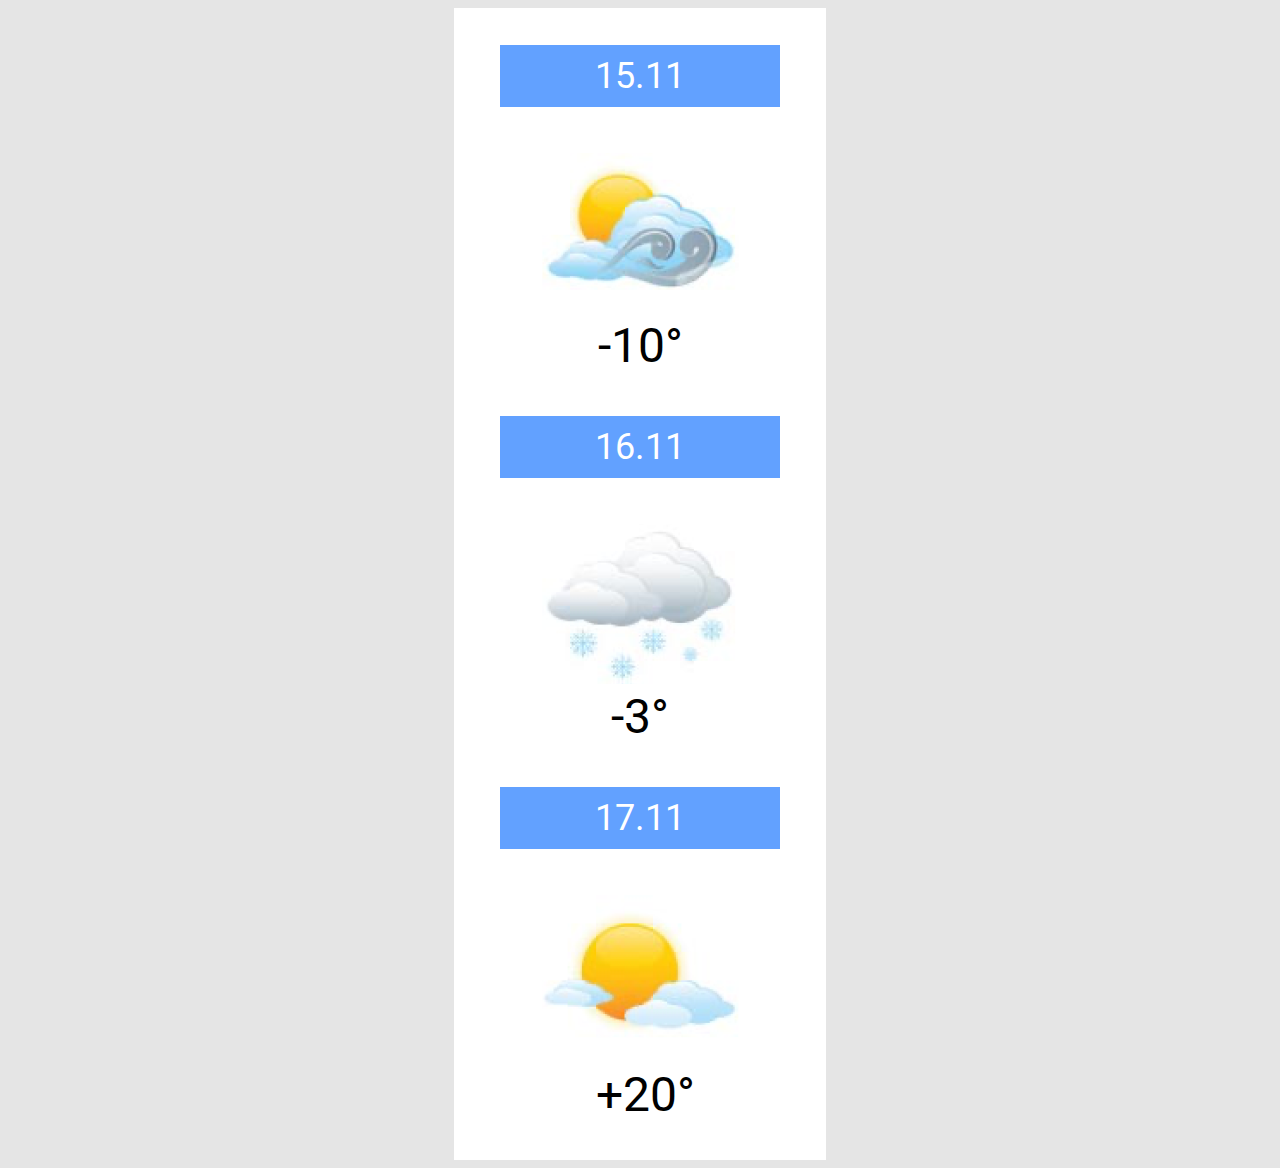
<file: Lesson 3/index.html>
<!DOCTYPE html>
<html lang="en">
<head>
    <meta charset="UTF-8">
    <meta http-equiv="X-UA-Compatible" content="IE=edge">
    <meta name="viewport" content="width=device-width, initial-scale=1.0">
    <title>Lesson 3</title>
    <link rel="preconnect" href="https://fonts.gstatic.com">
    <link href="https://fonts.googleapis.com/css2?family=Roboto&display=swap" rel="stylesheet">
</head>
<body style="background-color: #E5E5E5;">
    <center>
    <div style="background-color: white; width: 370px; height: 1150px; border: 1px solid white;">
        <div style="background-color: white; font-family: Roboto; width: 280px; height: 335px; top: 45px; left: 45px;">
            <p style="background: #62A1FF; padding: 10px 95px; color: white; font-size: 36px;">15.11</p>
            <img style="margin: 10px 40px 15px 40px;" src="images/weather-blizzard 1.png" alt="blizzard">
            <p style="color: black; font-size: 48px; margin: -15px 96px 8px 96px; font-family: Roboto;">-10°</p>
        </div>

        <div style="background-color: white; font-family: Roboto; width: 280px; height: 335px; top: 450px; left: 45px;">
            <p style="background: #62A1FF; padding: 10px 95px; color: white; font-size: 36px;">16.11</p>
            <img style="margin: 10px 40px 15px 40px;" src="images/weather-snow 1.png" alt="snow">
            <p style="color: black; font-size: 48px; margin: -15px 96px 8px 96px; font-family: Roboto;">-3°</p>
        </div>

        <div style="background-color: white; font-family: Roboto; width: 280px; height: 335px; top: 855px; left: 45px;">
            <p style="background: #62A1FF; padding: 10px 95px; color: white; font-size: 36px;">17.11</p>
            <img style="margin: 10px 40px 15px 40px;" src="images/weather-sun 1.png" alt="sun">
            <p style="color: black; font-size: 48px; margin: -15px 96px 8px 96px; font-family: Roboto;">+20°</p>
        </div>
    </div>


    </center>
</body>
</html>
</file>
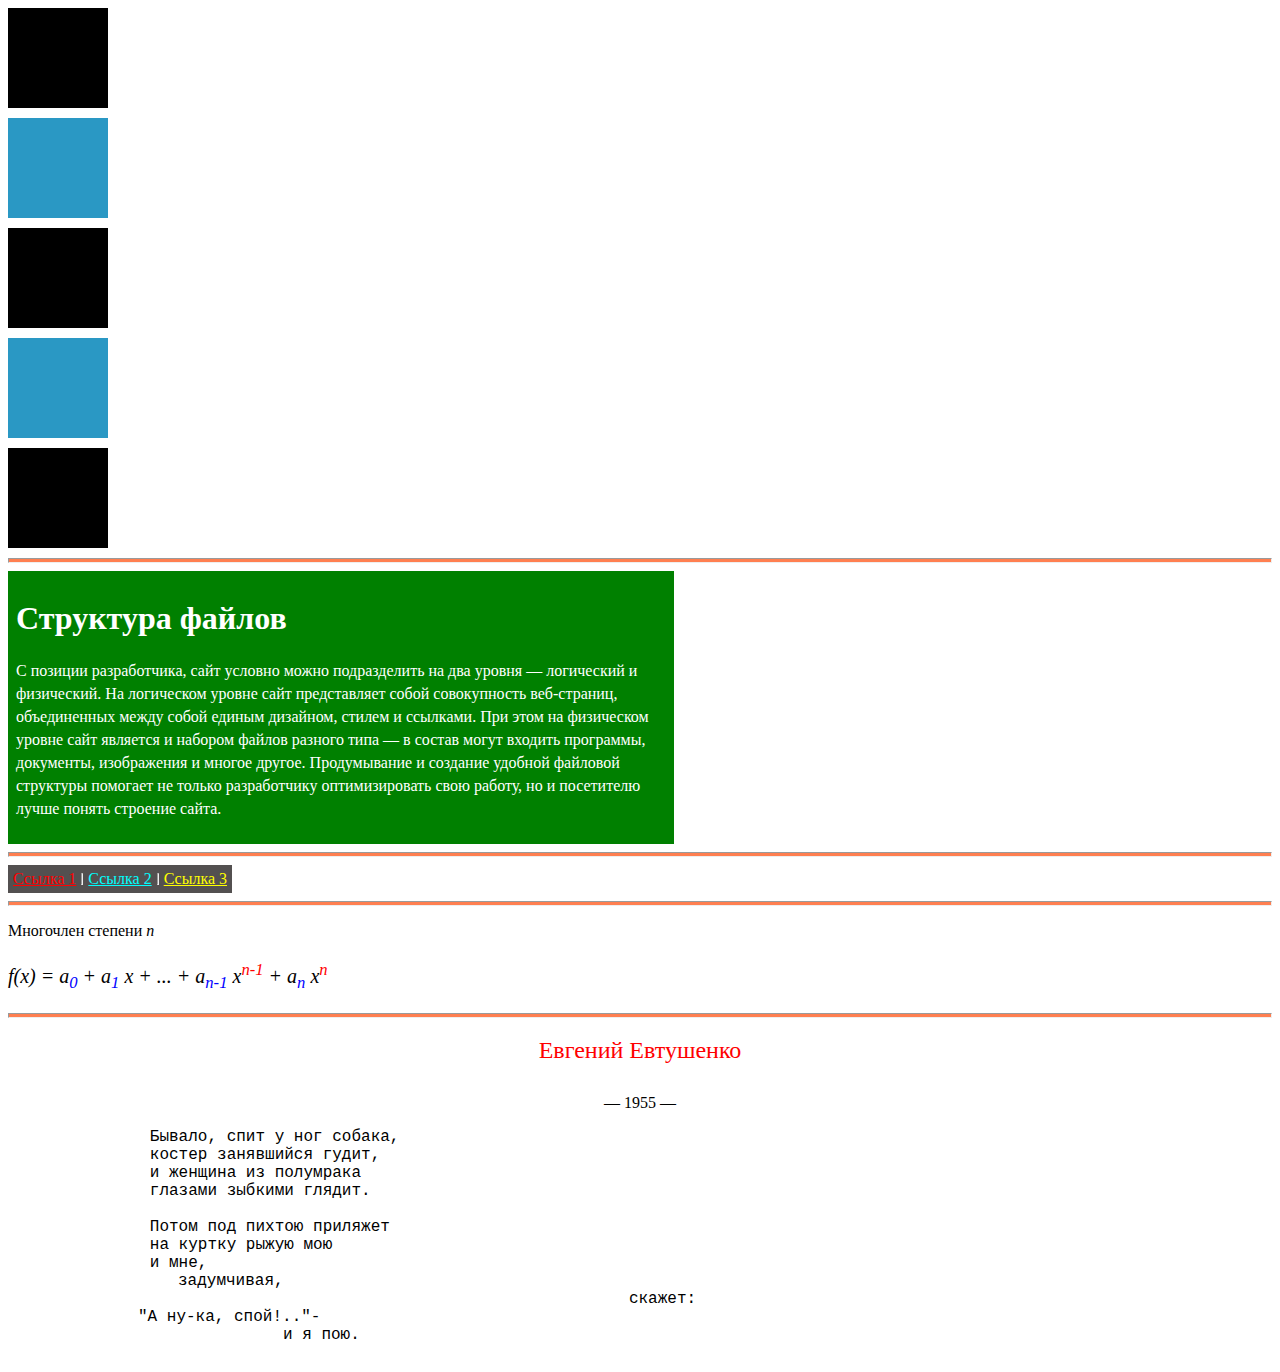
<file: Lesson 4/index.html>
<!DOCTYPE html>
<html lang="en">
<head>
    <meta charset="UTF-8">
    <meta http-equiv="X-UA-Compatible" content="IE=edge">
    <meta name="viewport" content="width=device-width, initial-scale=1.0">
    <link rel="stylesheet" href="css/style.css">
    <title>Lesson 4</title>

</head>
<body>
    
        <div class="black_square"></div>
        <div class="blue_square"></div>
        <div class="black_square"></div>
        <div class="blue_square"></div>
        <div class="black_square"></div>
   
    <hr style="height: 3px; background-color: coral;">
    <div class="part_2">
        <h1>Структура файлов</h1>
        <p style="line-height: 23px;">С позиции разработчика, сайт условно можно подразделить на два уровня — логический и физический. На логическом уровне
        сайт представляет собой совокупность веб-страниц, объединенных между собой единым дизайном, стилем и ссылками. При этом
        на физическом уровне сайт является и набором файлов разного типа — в состав могут входить программы, документы,
        изображения и многое другое. Продумывание и создание удобной файловой структуры помогает не только разработчику
        оптимизировать свою работу, но и посетителю лучше понять строение сайта.</p>
    </div>
    <hr style="height: 3px; background-color: coral;">
        <div class="links">
            <a class="link_1" href="#" id="link1">Ссылка 1</a>
            <hr class="line">
            <a class="link_2" href="#" id="link2">Ссылка 2</a>
            <hr class="line">
            <a class="link_3" href="#" id="link3">Ссылка 3</a>
        </div>
    <hr style="height: 3px; background-color: coral;">
        <p>Многочлен степени <a class="n">n</a> </p>
        <p>
            f(x) = a<sub>0</sub> + a<sub>1</sub> x + ... + a<sub>n-1</sub> x<sup>n-1</sup> + a<sub>n</sub> x<sup>n</sup>
        </p>
    <hr style="height: 3px; background-color: coral;">
    <center>
        <h2 class="title">Евгений Евтушенко</h2>
        <p> — 1955 — </p>
        <pre class="lyrics_1">
        Бывало, спит у ног собака,
        костер занявшийся гудит,
        и женщина из полумрака
        глазами зыбкими глядит.
        
        Потом под пихтою приляжет
        на куртку рыжую мою
        и мне,</pre>
        <pre class="lyrics_2">задумчивая,</pre>
        <pre class="lyrics_3">скажет:</pre> 
        <pre class="lyrics_4">"А ну-ка, спой!.."-</pre>
        <pre class="lyrics_5">и я пою.</pre>
    </center>
</body>
</html>
</file>
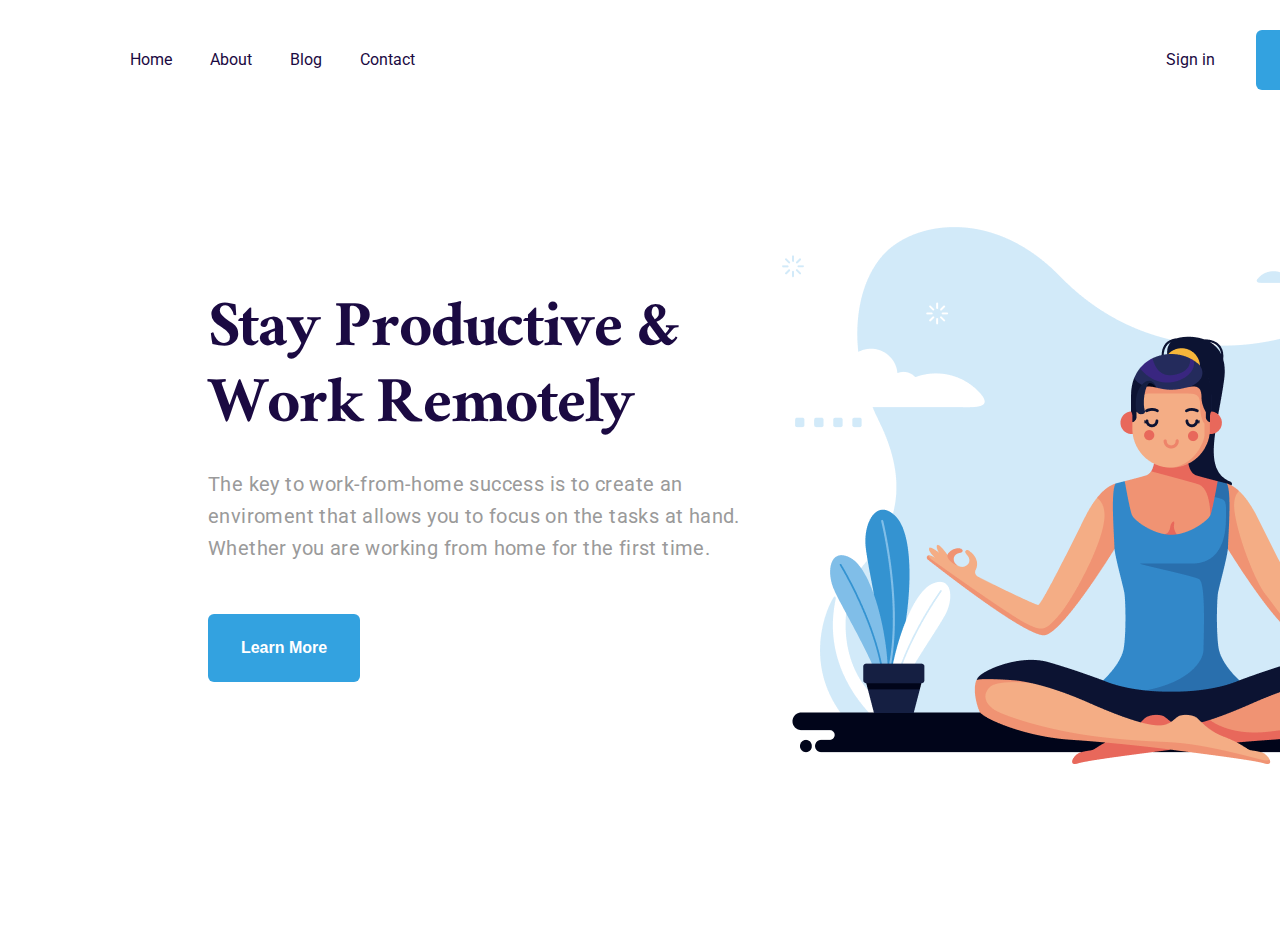
<file: Lesson 5/index.html>
<!DOCTYPE html>
<html lang="en">
<head>
    <meta charset="UTF-8">
    <meta http-equiv="X-UA-Compatible" content="IE=edge">
    <meta name="viewport" content="width=device-width, initial-scale=1.0">
    <title>Medi</title>
<link rel="preconnect" href="https://fonts.gstatic.com">
<link href="https://fonts.googleapis.com/css2?family=Ramaraja&family=Roboto:wght@400;700&display=swap" rel="stylesheet">
<link rel="stylesheet" href="css/styles.css">


</head>
<body>
    <div class="container">
        <div class="header">
            <div class="header__logo">
                <img src="img/Medi..svg" alt="logo">
            </div>
            <ul class="header__menu">
                <li class="header__menu-list">
                    <a class="header__menu-item" href="#">Home</a>
                </li>
                <li class="header__menu-list">
                    <a class="header__menu-item" href="#">About</a>
                </li>
                <li class="header__menu-list">
                    <a class="header__menu-item" href="#">Blog</a>
                </li>
                <li class="header__menu-list">
                    <a class="header__menu-item" href="#">Contact</a>
                </li>
            </ul>
            <div class="header__buttons">
                <a class="header__buttons-Sign-in" href="#">Sign in</a>
                <button class="header__buttons-Sign-up">Sign up</button>
            </div>
        </div>
                <div class="content">
                    <div class="content__title">
                        <h1 class="content__title-main">Stay Productive & Work Remotely</h1>
                        <p class="content__text">The key to work-from-home success is to create an
                            enviroment that allows you to focus on the tasks at hand. Whether you are working from home for the first
                            time.</p>
                        <button class="content__button">Learn More</button>
                    </div>
                    <div class="content__img">
                        <img src="img/Frame.png" alt="image">
                    </div>
                </div>

    </div>
</body>
</html>
</file>
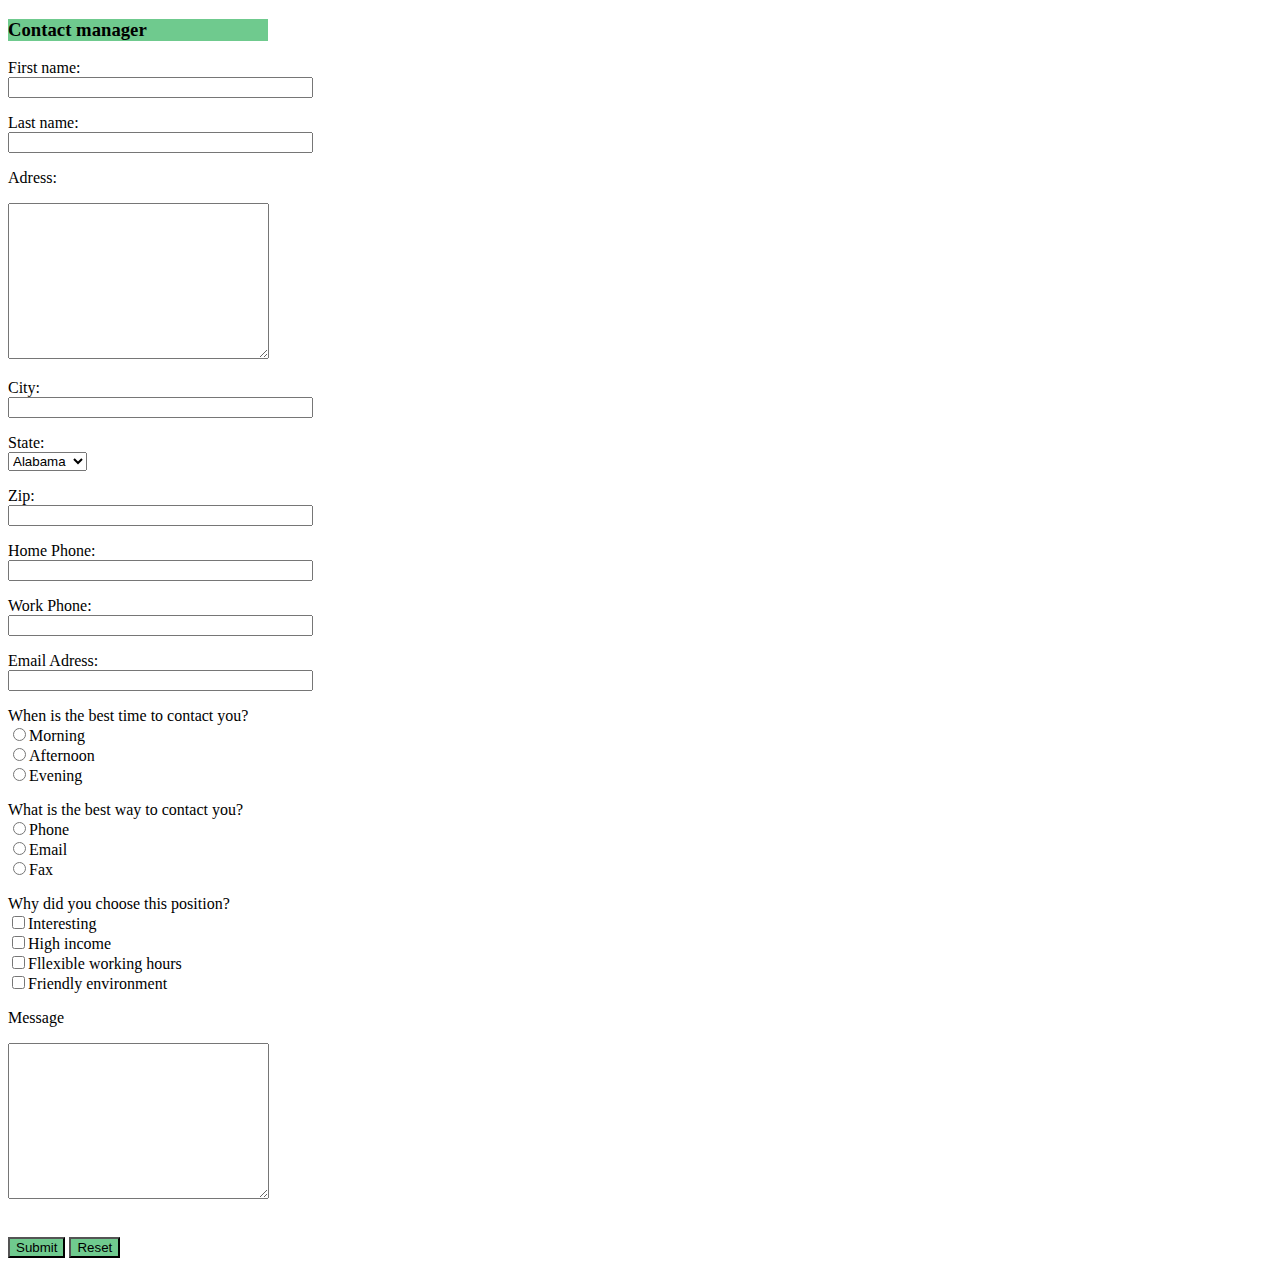
<file: Lesson 6/index.html>
<!DOCTYPE html>
<html lang="en">
<head>
    <meta charset="UTF-8">
    <meta http-equiv="X-UA-Compatible" content="IE=edge">
    <meta name="viewport" content="width=device-width, initial-scale=1.0">
    <title>Poll</title>
</head>
<body>
    <div style="background-color: rgb(111, 202, 142); width: 260px;">
        <h3>Contact manager</h3>
    </div>
    <p>First name:<br>
        <input type="text" size="35">
    </p>
    <p>Last name:<br>
        <input type="text" size="35">
    </p>
    <p>Adress: </p>
    <p>
        <textarea name="Adress" cols="30" rows="10"></textarea>
    </p>
    <p>City:<br>
        <input type="text" size="35">
    </p>
     <p>State:<br>
        <select name="select">
            <option value="Alabama">Alabama</option>
            <option value="Colorado">Colorado</option>
            <option value="Kansas">Kansas</option>
            <option value="Ohio">Ohio</option>
            <option value="Delaware">Delaware</option>
        </select>  
     </p>
    <p>Zip:<br>
        <input type="text" size="35">
    </p>
    <p>Home Phone:<br>
        <input type="text" size="35">
    </p>
    <p>Work Phone:<br>
        <input type="text" size="35">
    </p>
    <p>Email Adress:<br>
        <input type="text" size="35">
    </p>
    <p>When is the best time to contact you?<br>
        <input type="radio" name="time" value="Morning">Morning<br>
        <input type="radio" name="time" value="Afternoon">Afternoon<br>
        <input type="radio" name="time" value="Evening">Evening<br>
    </p>
    <p>What is the best way to contact you?<br>
        <input type="radio" name="way" value="Phone">Phone<br>
        <input type="radio" name="way" value="Email">Email<br>
        <input type="radio" name="way" value="Fax">Fax<br>
    </p>
    <p>Why did you choose this position?<br>
        <input type="checkbox" value="Interesting">Interesting<br>
        <input type="checkbox" value="Income">High income<br>
        <input type="checkbox" value="Hours">Fllexible working hours<br>
        <input type="checkbox" value="Environment">Friendly environment<br>
    </p>
    <p>Message</p>
    <p>
        <textarea name="Message" cols="30" rows="10"></textarea>
    </p>
    <p><br>
        <input type="submit" name="Action" value="Submit" style="background-color:  rgb(111, 202, 142);">
        <input type="submit" name="Action" value="Reset" style="background-color:  rgb(111, 202, 142);">
    </p>
</body>
</html>
</file>
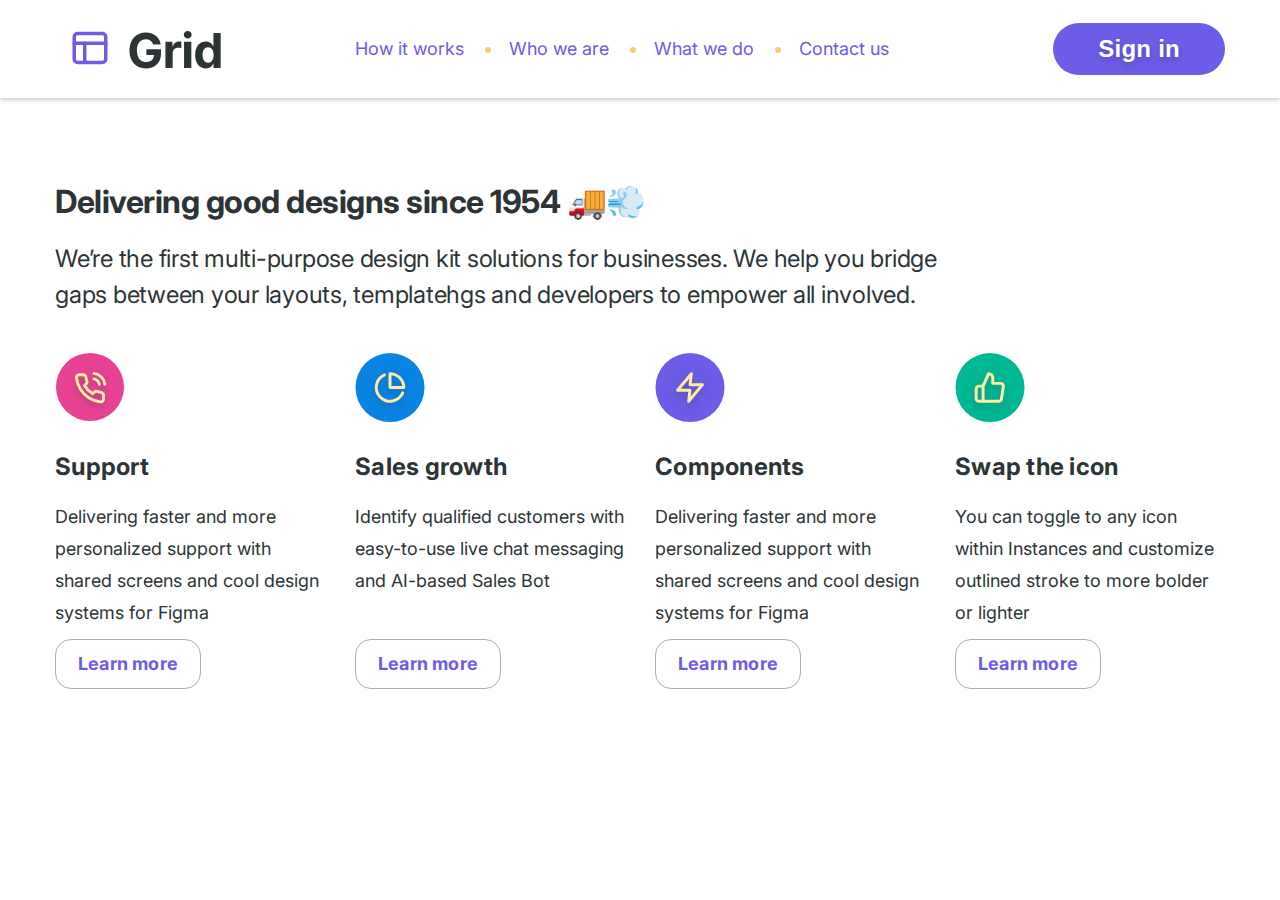
<file: Lesson 7 /index.html>
<!DOCTYPE html>
<html lang="en">
<head>
    <meta charset="UTF-8">
    <meta http-equiv="X-UA-Compatible" content="IE=edge">
    <meta name="viewport" content="width=device-width, initial-scale=1.0">
    <title>Grid</title>
    <link href="https://fonts.googleapis.com/css2?family=Inter:wght@400;500;700;800;900&display=swap" rel="stylesheet">
    <link rel="stylesheet" href="css/reset.css">
    <link rel="stylesheet" href="css/styles.css">
</head>
<body>
    <div class="header">
        <div class="header__inner container">
            <div class="header__burger">
                <span></span>
                <span></span>
                <span></span>
            </div>

            <img class="header__logo-mobile" src="img/logo-mobile.svg" alt="logo-mobile">


            <a class="header__logo" href="#"><img src="img/Logo.svg" alt="logo"></a>
            <ul class="header__menu">
                <li class="header__menu-item"><a href="#" class="header__menu-link">How it works</a></li>
                <li class="header__menu-item"><a href="#" class="header__menu-link">Who we are</a></li>
                <li class="header__menu-item"><a href="#" class="header__menu-link">What we do</a></li>
                <li class="header__menu-item"><a href="#" class="header__menu-link">Contact us</a></li>
            </ul>
            <button class="header__sign-in">Sign in</button>
        </div>
    </div>

    <div class="delivery">
        <div class="container">
            <div class="delivery__inner">
               <p class="delivery__title">
                Delivering good designs <span class="delivery__title-year">since 1954</span> <span class="delivery__title-car">🚚💨</span>
               </p> 
               <p class="delivery__text">
                We’re the first multi-purpose design kit solutions for businesses. We help you bridge
                gaps between your layouts, templatehgs and developers to empower all involved.
               </p>
               <ul class="delivery__list">
                   <li class="delivery__item">
                       <div>
                            <img class="delivery__item-img" src="img/Delivery/support.svg" alt="support">
                            <p class="delivery__item-title">Support</p>
                            <p class="delivery__item-text">Delivering faster and more personalized support with shared screens and cool design systems for Figma</p>
                       </div>
                       <a class="delivery__item-link" href="#">Learn more</a>
                   </li>
                    <li class="delivery__item">
                        <div>
                            <img class="delivery__item-img" src="img/Delivery/sales.svg" alt="sales">
                            <p class="delivery__item-title">Sales growth</p>
                            <p class="delivery__item-text">Identify qualified customers with easy-to-use live chat messaging and AI-based Sales Bot</p>
                       </div>
                       <a class="delivery__item-link" href="#">Learn more</a>
                   </li>
                    <li class="delivery__item">
                        <div>
                            <img class="delivery__item-img" src="img/Delivery/Components.svg" alt="Components">
                            <p class="delivery__item-title">Components</p>
                            <p class="delivery__item-text">Delivering faster and more personalized support with shared screens and cool design systems for Figma</p>
                        </div>
                        <a class="delivery__item-link" href="#">Learn more</a>
                    </li>
                    <li class="delivery__item">
                        <div>
                            <img class="delivery__item-img" src="img/Delivery/Swap.svg" alt="swag">
                            <p class="delivery__item-title">Swap the icon</p>
                            <p class="delivery__item-text">You can toggle to any icon within Instances and customize outlined stroke to more bolder or lighter</p>
                        </div>
                        <a class="delivery__item-link" href="#">Learn more</a>
                    </li>
               </ul>
            </div>
        </div>
    </div>
</body>
</html>
</file>
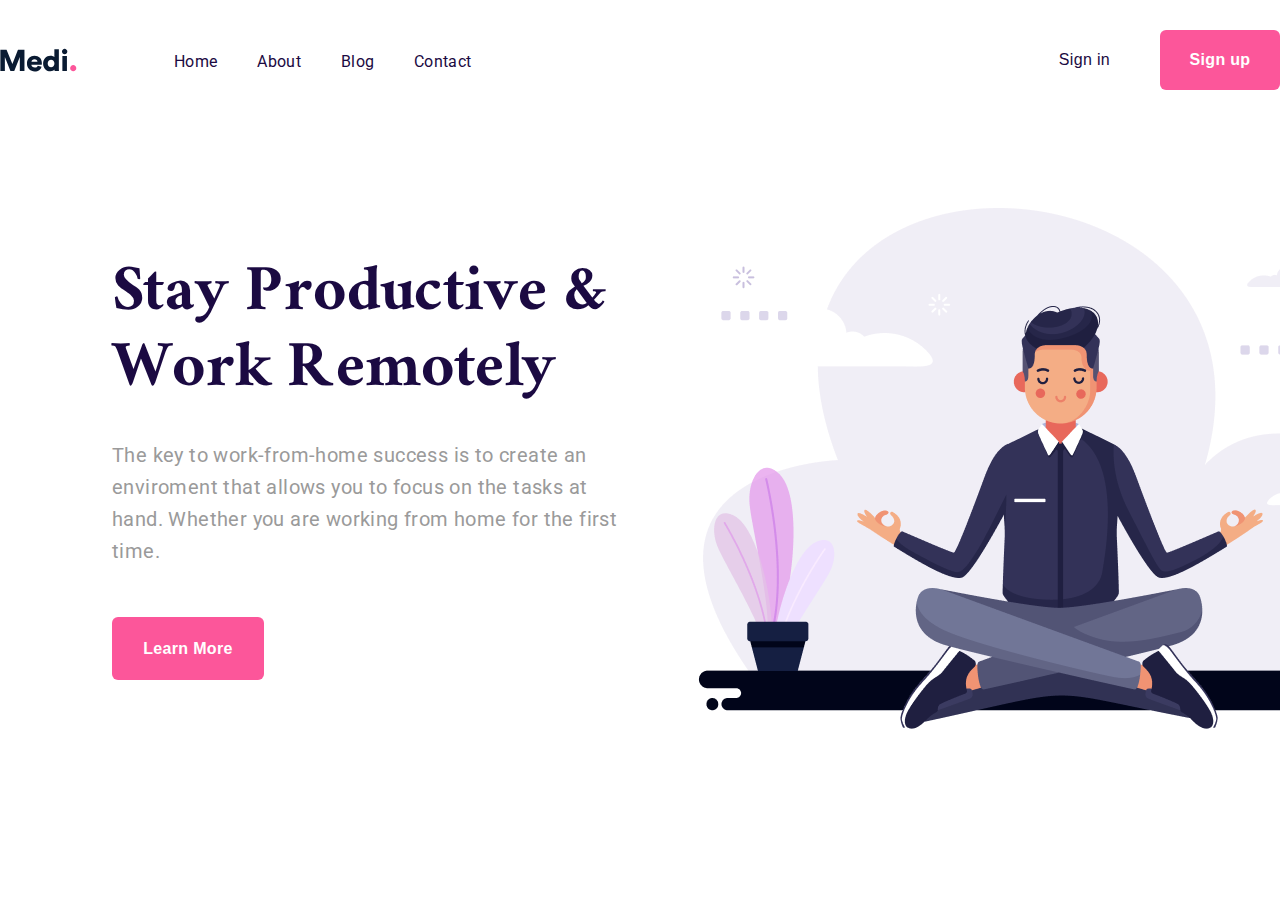
<file: Lesson 8 /index.html>
<!DOCTYPE html>
<html lang="en">
<head>
    <meta charset="UTF-8">
    <meta http-equiv="X-UA-Compatible" content="IE=edge">
    <meta name="viewport" content="width=device-width, initial-scale=1.0">
    <title>Medi</title>

    <link rel="preconnect" href="https://fonts.gstatic.com">
    <link href="https://fonts.googleapis.com/css2?family=Ramaraja&family=Roboto:wght@400;700&display=swap" rel="stylesheet">

    <link rel="stylesheet" href="css/reset.css">
    <link rel="stylesheet" href="css/style.css">
</head>
<body>
    <div class="header">
        <div class="container">
            <div class="header__inner">
                <a class="header__logo" href=""><img class="header__logo-img" src="img/logo.svg" alt="logo"></a>
                <ul class="header__menu">
                    <li class="header__menu-list"><a class="header__menu-link" href="#">Home</a></li>
                    <li class="header__menu-list"><a class="header__menu-link" href="#">About</a></li>
                    <li class="header__menu-list"><a class="header__menu-link" href="#">Blog</a></li>
                    <li class="header__menu-list"><a class="header__menu-link" href="#">Contact</a></li>
                </ul>
                <div class="header__button">
                    <button class="header__button-in">Sign in</button>
                    <button class="header__button-up">Sign up</button>
                </div>
            </div>
        </div>
    </div>
    <div class="main">
        <div class="container">
            <div class="main__inner">
                <div class="main__content">
                    <p class="main__title">Stay Productive & Work Remotely</p>
                    <p class="main__text">The key to work-from-home success is to create an enviroment that allows you to
                        focus on the tasks at hand. Whether you are working from home for the first time.</p>
                    <button class="main__button">Learn More</button>
                </div>
                <img class="main__img" src="img/image.png" alt="image">
            </div>
        </div>
    </div>
</body>
</html>
</file>
<file: Lesson 4/css/style.css>
.black_square {
  width: 100px;
  height: 100px;
  position: relative;
  margin-bottom: 10px;
  background-color: black;
}
.blue_square {
  width: 100px;
  height: 100px;
  position: relative;
  margin-bottom: 10px;
  background-color: rgb(42, 152, 196);
}
.part_2 {
  color: white;
  background-color: green;
  width: 650px;
  padding: 8px;
}
.links {
  background-color: rgb(83, 80, 80);
  display: inline-flex;
}
.link_1 {
  color: red;
  padding-right: 5px;
  padding-left: 5px;
  padding-top: 5px;
}
.line {
  color: gray;
  height: 10px;
}
.link_2 {
  color: aqua;
  padding-right: 5px;
  padding-left: 5px;
  padding-top: 5px;
}
.link_3 {
  color: yellow;
  padding-right: 5px;
  padding-left: 5px;
  padding-top: 5px;
}
.n {
  font-style: italic;
}
sub {
  color: blue;
}
sup {
  color: red;
}
p + p {
  font-style: italic;
  font-size: 20px;
}
.title {
  color: red;
  font-weight: 500;
  padding-bottom: 10px;
}
.lyrics_1 {
  font-size: 16px;
  padding-left: 65px;
  text-align: left;
  margin-bottom: 0px;
}
.lyrics_2 {
  font-size: 16px;
  text-align: left;
  padding-left: 170px;
  margin-top: 0px;
  margin-bottom: 0px;
}
.lyrics_3 {
  font-size: 16px;
  text-align: center;
  padding-left: 45px;
  margin-top: 0px;
  margin-bottom: 0px;
}
.lyrics_4 {
  font-size: 16px;
  text-align: left;
  padding-left: 130px;
  margin-top: 0px;
  margin-bottom: 0px;
}
.lyrics_5 {
  font-size: 16px;
  text-align: left;
  padding-left: 275px;
  margin-top: 0px;
}
</file>
<file: Lesson 5/css/styles.css>
* {
  box-sizing: border-box;
}
body {
  font-family: "Roboto", sans-serif;
}
.container {
  max-width: 1600px;
  margin: 0 auto;
}
/*Header*/
.header {
  display: flex;
  justify-content: center;
  align-items: center;
  font-size: 16px;
  line-height: 24px;
  color: #1b0a42;
  text-align: center;
  margin: 30px 68px 0 80px;
}
.header__logo {
  margin-right: 97px;
}
.header__menu {
  list-style: none;
  display: flex;
  justify-content: center;
  margin-right: 750px;
}
.header__menu-item {
  text-decoration: none;
  color: #1b0a42;
}
.header__menu-list {
  margin-right: 38px;
}
.header__menu-list:last-child {
  margin-right: 0px;
}
.header__buttons {
  display: flex;
  text-decoration: none;
}
.header__buttons-Sign-in {
  margin-right: 40px;
  text-decoration: none;
  color: #1b0a42;
  width: 51px;
  font-size: 16px;
  line-height: 24px;
  margin-top: 18px;
}
.header__buttons-Sign-in:hover {
  color: rgb(0, 119, 255);
}
.header__buttons-Sign-up {
  font-weight: bold;
  font-size: 16px;
  line-height: 24px;
  text-align: center;
  letter-spacing: 0.02em;
  color: #ffffff;
  cursor: pointer;
  background: #33a2e0;
  border-radius: 6px;
  border: 0;
  transition: all 0.3s;
  width: 120px;
  height: 60px;
}
.header__buttons-Sign-up:hover {
  background: rgb(23, 201, 233);
}
/*Content*/
.content {
  display: flex;
  position: relative;
}
.content__title-main {
  max-width: 495px;
  font-family: Ramaraja;
  font-style: normal;
  font-weight: normal;
  font-size: 72px;
  line-height: 76px;
  color: #1b0a42;
  margin: 208px 64px 18px 200px;
}
.content__text {
  max-width: 559px;
  margin: 0 0 50px 200px;
  font-style: normal;
  font-weight: normal;
  font-size: 20px;
  line-height: 32px;
  letter-spacing: 0.02em;
  color: #9a9a9a;
}
.content__button {
  color: #ffffff;
  background: #33a2e0;
  border-radius: 6px;
  padding: 18px 32px;
  margin: 0 407px 0 200px;
  border: 0;
  font-weight: bold;
  font-size: 16px;
  line-height: 32px;
  width: 152px;
  transition: all 0.3s;
  cursor: pointer;
}
.content__button:hover {
  background: rgb(23, 201, 233);
}
.content__img {
  padding: 131px 45px 156px 0;
}
</file>
<file: Lesson 7 /css/styles.css>
* {
  box-sizing: border-box;
}

a {
  color: inherit;
  text-decoration: none;
}

ul {
  list-style: none;
}

body {
  font-family: "Inter", sans-serif;
  color: #2d3436;
}

.container {
  max-width: 1190px;
  margin: 0 auto;
  padding: 0 10px;
}

/*HEADER*/
.header {
  padding: 16px 0;
  box-shadow: 0px 2px 4px rgba(38, 50, 56, 0.25);
}

.header__inner {
  display: flex;
  justify-content: space-between;
  align-items: center;
}

.header__burger,
.header__logo-mobile {
  display: none;
}

.header__menu {
  display: flex;
  justify-content: center;
  margin: 0 auto 0 100px;
}

.header__menu-item {
  font-size: 18px;
  line-height: 32px;
  color: #6c5ce7;
  transition: all 0.3s;
  position: relative;
}

.header__menu-item + .header__menu-item {
  margin-left: 45px;
}

.header__menu-item:hover {
  color: #2d3436;
}

.header__menu-item::after {
  content: "";
  position: absolute;
  width: 6px;
  height: 6px;
  background-color: #fdcb6e;
  border-radius: 50%;
  top: 14px;
  right: -27px;
}

.header__menu-item:last-child::after {
  display: none;
}

.header__sign-in {
  font-weight: bold;
  font-size: 24px;
  line-height: 36px;
  letter-spacing: 0.25px;
  color: #ffffff;
  text-shadow: 0px 2px 4px rgba(38, 50, 56, 0.16),
    0px 4px 8px rgba(38, 50, 56, 0.08);

  background: #6c5ce7;
  border-radius: 999px;

  padding: 8px 45px;
  border: 0;
  cursor: pointer;
  transition: all 0.3s;
}

.header__sign-in:hover {
  background: #5548b8;
}

/*DELIVERY*/
.delivery {
  padding: 80px 0;
}

.delivery__title {
  font-weight: bold;
  font-size: 32px;
  line-height: 48px;
  letter-spacing: -0.5px;
  margin-bottom: 15px;
}

.delivery__text {
  font-size: 24px;
  line-height: 36px;
  letter-spacing: -0.25px;
  max-width: 935px;
  margin-bottom: 40px;
}

.delivery__list {
  display: flex;
  justify-content: space-between;
}

.delivery__item {
  max-width: 270px;
  display: flex;
  flex-direction: column;
  justify-content: space-between;
}

.delivery__item-img {
  margin-bottom: 24px;
  width: 70px;
  height: 70px;
}

.delivery__item-title {
  font-weight: bold;
  font-size: 24px;
  line-height: 36px;
  letter-spacing: 0.25px;
  margin-bottom: 16px;
}

.delivery__item-text {
  font-size: 18px;
  line-height: 32px;
  margin-bottom: 10px;
}

.delivery__item-link {
  display: block;
  /* text */
  font-weight: bold;
  font-size: 18px;
  line-height: 32px;
  letter-spacing: 0.2px;
  color: #6c5ce7;
  text-align: center;

  /* button */
  border: 1px solid #adadad;
  border-radius: 16px;
  width: 146px;
  padding: 8px 0;
}

@media (max-width: 360px) {
  /* HEADER */

  .header__logo,
  .header__menu {
    display: none;
  }

  .header__burger,
  .header__logo-mobile {
    display: block;
  }

  .header__burger span {
    display: block;
    border: 2px solid #5c5c5c;
    width: 22px;
    border-radius: 5px;
    margin-bottom: 2px;
  }

  .header__burger {
    cursor: pointer;
  }

  .header__logo-mobile {
    margin: 0 auto 0 15px;
  }

  .header__sign-in {
    font-size: 18px;
    line-height: 32px;
    letter-spacing: 0.2px;
    border-radius: 8px;
    padding: 8px 35px;
    box-shadow: 0px 2px 4px rgba(38, 50, 56, 0.16),
      0px 4px 8px rgba(38, 50, 56, 0.08);
  }

  /* DELIVERY */

  .delivery {
    padding: 40px 0;
  }

  .delivery__title {
    font-size: 24px;
    line-height: 36px;
    letter-spacing: 0.25px;
    margin-bottom: 20px;
  }

  .delivery__title-year {
    color: #6c5ce7;
  }

  .delivery__title-car {
    display: none;
  }

  .delivery__text {
    font-size: 18px;
    line-height: 28px;
    margin-bottom: 30px;
  }

  .delivery__list {
    flex-wrap: wrap;
  }

  .delivery__item {
    max-width: 150px;
  }

  .delivery__item:nth-child(1),
  .delivery__item:nth-child(2) {
    margin-bottom: 20px;
  }

  .delivery__item-img {
    width: 53px;
    margin-bottom: 18px;
  }

  .delivery__item-title {
    font-size: 18px;
    line-height: 27px;
    letter-spacing: 0.1875px;
  }

  .delivery__item-text {
    font-size: 13.5px;
    line-height: 24px;
    color: #5c5c5c;
  }

  .delivery__item-link {
    font-size: 13.5px;
    line-height: 24px;
    letter-spacing: 0.15px;
    width: 110px;
    border: 0.75px solid #adadad;
    border-radius: 12px;
    padding: 6px 0;
  }
}
</file>
<file: Lesson 8 /css/style.css>
* {
  -webkit-box-sizing: border-box;
          box-sizing: border-box;
}

.container {
  max-width: 1450px;
  margin: 0 auto;
}

ul {
  list-style: none;
}

a {
  text-decoration: none;
  color: inherit;
}

body {
  font-family: Roboto;
}

/*HEADER*/
.header__inner {
  display: -webkit-box;
  display: -ms-flexbox;
  display: flex;
  padding: 48px 0;
  position: relative;
  -webkit-box-align: center;
      -ms-flex-align: center;
          align-items: center;
  -webkit-box-pack: justify;
      -ms-flex-pack: justify;
          justify-content: space-between;
}

.header__menu {
  display: -webkit-box;
  display: -ms-flexbox;
  display: flex;
  margin: 0 auto 0 97px;
}

.header__menu-list {
  font-size: 16px;
  line-height: 24px;
  text-align: center;
  letter-spacing: 0.02em;
  color: #1b0a42;
  margin-right: 40px;
  -webkit-transition: color 0.3s;
  transition: color 0.3s;
  cursor: pointer;
}

.header__menu-list:hover {
  color: #db7cdf;
}

.header__button {
  position: absolute;
  right: 0;
  top: 30px;
}

.header__button-in {
  font-size: 16px;
  line-height: 24px;
  text-align: center;
  letter-spacing: 0.02em;
  color: #1b0a42;
  border: none;
  cursor: pointer;
  -webkit-transition: color 0.3s;
  transition: color 0.3s;
  background: white;
}

.header__button-in:hover {
  color: #c4da4c;
}

.header__button-up {
  margin-left: 40px;
  font-weight: bold;
  font-size: 16px;
  line-height: 24px;
  text-align: center;
  letter-spacing: 0.02em;
  color: #ffffff;
  width: 120px;
  height: 59.65px;
  left: 1412.26px;
  top: 30px;
  background: #fc569a;
  border-radius: 6px;
  border: none;
  cursor: pointer;
  -webkit-transition: color 0.3s;
  transition: color 0.3s;
}

.header__button-up:hover {
  background: #d793dd;
}

/*MAIN*/
.main__inner {
  padding: 85px 0 0 112px;
  display: -webkit-box;
  display: -ms-flexbox;
  display: flex;
  -webkit-box-align: center;
      -ms-flex-align: center;
          align-items: center;
  position: relative;
  -webkit-box-pack: justify;
      -ms-flex-pack: justify;
          justify-content: space-between;
}

.main__title {
  width: 500px;
  font-family: Ramaraja;
  font-size: 72px;
  line-height: 76px;
  letter-spacing: 0.02em;
  color: #1b0a42;
  margin-bottom: 25px;
}

.main__text {
  width: 530px;
  font-size: 20px;
  line-height: 32px;
  letter-spacing: 0.02em;
  color: #9a9a9a;
  margin-bottom: 50px;
}

.main__button {
  font-weight: bold;
  font-size: 16px;
  line-height: 32px;
  text-align: center;
  letter-spacing: 0.02em;
  color: #ffffff;
  width: 152px;
  height: 63.82px;
  left: 200px;
  top: 588.71px;
  background: #fc569a;
  border-radius: 6px;
  border: none;
  cursor: pointer;
  -webkit-transition: color 0.3s;
  transition: color 0.3s;
}

.main__button:hover {
  background-color: #d793dd;
}

.main__img {
  position: relative;
  left: 50px;
}
/*# sourceMappingURL=style.css.map */
</file>
